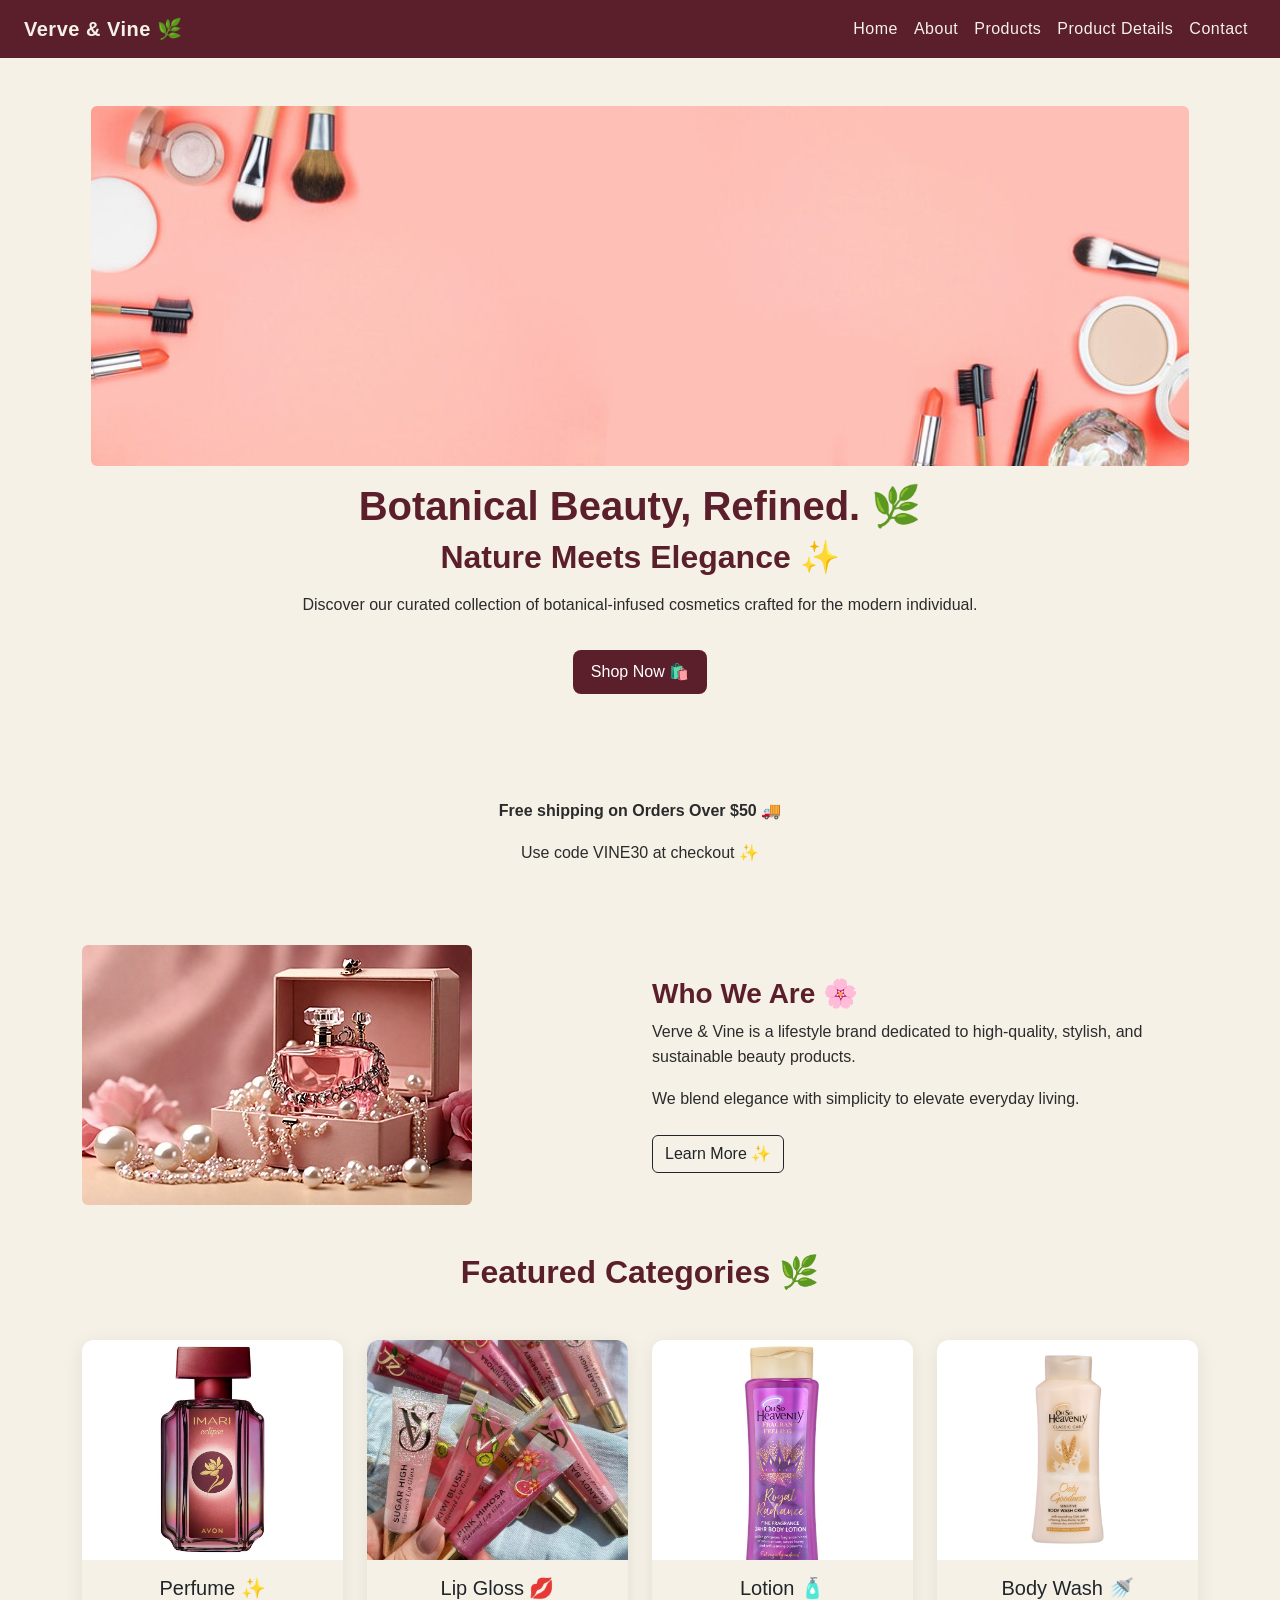
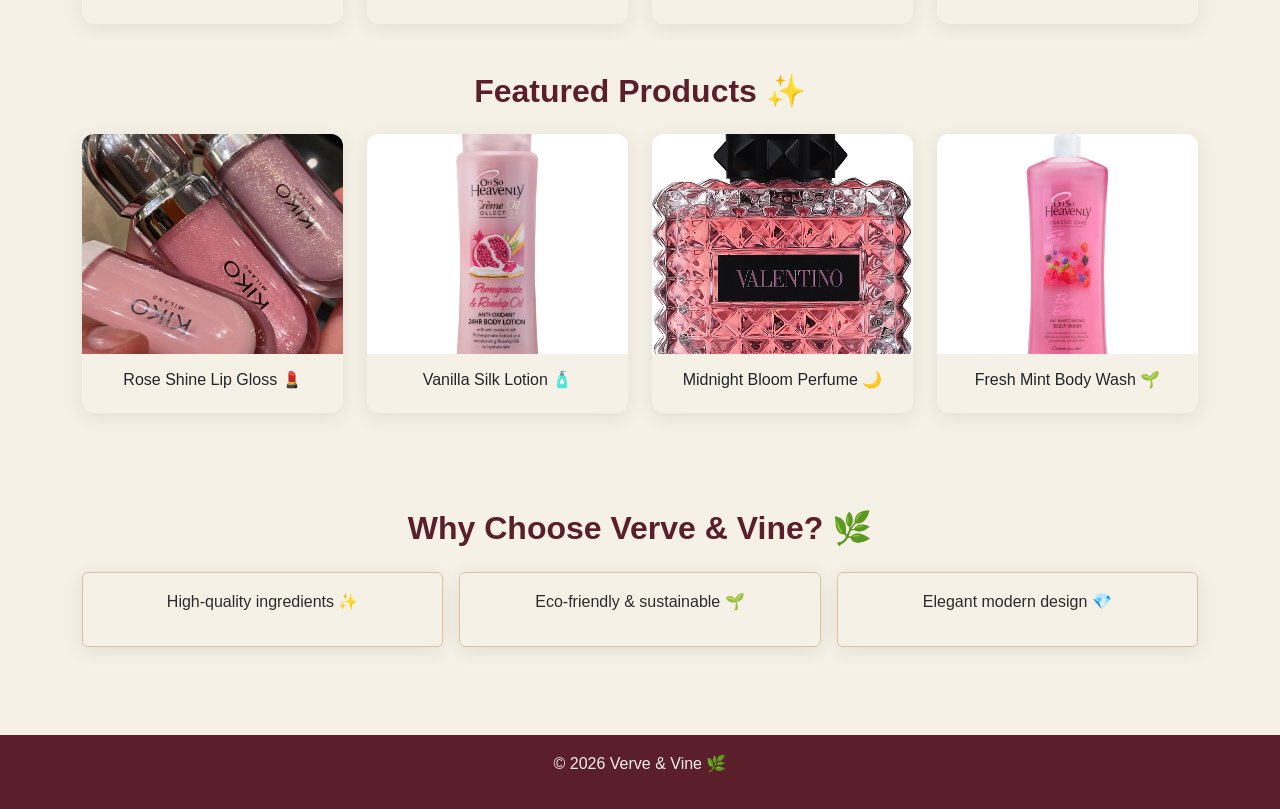
<file: index.html>
<!DOCTYPE html>
<html lang="en">

<head>
    <meta charset="UTF-8">
    <meta name="viewport" content="width=device-width, initial-scale=1.0">

    <title>Verve & Vine | Home</title>

    <!-- BOOTSTRAP -->
    <link href="https://cdn.jsdelivr.net/npm/bootstrap@5.3.0/dist/css/bootstrap.min.css" rel="stylesheet">

    <!-- CUSTOM CSS -->
    <link rel="stylesheet" href="verve.css">

    <!-- PAGE STYLES -->
    <style>
        html {
            scroll-behavior: smooth;
        }

        .product-card {
            transition: all 0.3s ease;
        }

        .product-card:hover {
            transform: translateY(-8px) scale(1.02);
            box-shadow: 0 15px 35px rgba(0,0,0,0.12);
        }

        .fade-in {
            opacity: 0;
            transform: translateY(20px);
            animation: fadeUp 1s ease forwards;
        }

        @keyframes fadeUp {
            to {
                opacity: 1;
                transform: translateY(0);
            }
        }
    </style>
</head>

<body>

    <!-- HEADER / NAVIGATION  -->
    <header>

        <nav class="navbar navbar-expand-lg px-4 fade-in">

            <a class="navbar-brand fw-bold" href="index.html">
                Verve & Vine 🌿
            </a>

            <button class="navbar-toggler" data-bs-toggle="collapse" data-bs-target="#navMenu">
                <span class="navbar-toggler-icon"></span>
            </button>

            <div class="collapse navbar-collapse" id="navMenu">

                <ul class="navbar-nav ms-auto">

                    <li class="nav-item"><a class="nav-link active" href="index.html">Home</a></li>
                    <li class="nav-item"><a class="nav-link" href="about.html">About</a></li>
                    <li class="nav-item"><a class="nav-link" href="products.html">Products</a></li>
                    <li class="nav-item"><a class="nav-link" href="product-details.html">Product Details</a></li>
                    <li class="nav-item"><a class="nav-link" href="contact.html">Contact</a></li>

                </ul>

            </div>

        </nav>

    </header>

    <main>

        <!-- HERO SECTION  -->
        <section class="text-center p-5 fade-in">

            <div class="container">

                <img src="WMD Images/360_F_315310736_RZFiNuzYcRSXZ9I3ZHKVuiqbNBVfiOW0.jpg"
                    class="img-fluid rounded mb-3"
                    alt="Hero Image">

                <h1>Botanical Beauty, Refined. 🌿</h1>
                <h2>Nature Meets Elegance ✨</h2>

                <p class="mt-3">
                    Discover our curated collection of botanical-infused cosmetics crafted for the modern individual.
                </p>

                <a href="products.html" class="btn btn-dark mt-3">Shop Now 🛍️</a>

            </div>

        </section>

        <!--  PROMOTIONS-->
        <section class="text-center p-3 fade-in">

            <p><strong>Free shipping on Orders Over $50 🚚</strong></p>
            <p>Use code VINE30 at checkout ✨</p>

        </section>

        <!-- ABOUT SECTION -->
        <section class="container my-5 fade-in">

            <div class="row align-items-center g-4">

                <div class="col-md-6">
                    <img src="WMD Images/pngtree-perfume-bottle-and-vintage-fragrance-on-glamour-vanity-table-at-night-image_15726699.jpg"
                        class="img-fluid rounded"
                        alt="About Image">
                </div>

                <div class="col-md-6">

                    <h3>Who We Are 🌸</h3>

                    <p>
                        Verve & Vine is a lifestyle brand dedicated to high-quality,
                        stylish, and sustainable beauty products.
                    </p>

                    <p>
                        We blend elegance with simplicity to elevate everyday living.
                    </p>

                    <a href="about.html" class="btn btn-outline-dark mt-2">
                        Learn More ✨
                    </a>

                </div>

            </div>

        </section>

        <!-- CATEGORIES -->
        <section class="container text-center my-5 fade-in">

            <h2>Featured Categories 🌿</h2>

            <div class="row mt-4 g-4">

                <div class="col-md-3">
                    <a href="products.html?category=perfume" class="text-decoration-none text-dark">

                        <div class="card product-card shadow-sm">

                            <img src="WMD Images/prod_35902_1_1_1.webp" class="card-img-top product-img" alt="Perfume">

                            <div class="card-body">
                                <h5>Perfume ✨</h5>
                            </div>

                        </div>

                    </a>
                </div>

                <div class="col-md-3">
                    <a href="products.html?category=lipgloss" class="text-decoration-none text-dark">

                        <div class="card product-card shadow-sm">

                            <img src="WMD Images/d7b22caa53775cad8a564e6ff8cb00aa.jpg" class="card-img-top product-img" alt="Lip Gloss">

                            <div class="card-body">
                                <h5>Lip Gloss 💋</h5>
                            </div>

                        </div>

                    </a>
                </div>

                <div class="col-md-3">
                    <a href="products.html?category=lotion" class="text-decoration-none text-dark">

                        <div class="card product-card shadow-sm">

                            <img src="WMD Images/fragrantfeelings_royalradiance_bodylotion.jpg" class="card-img-top product-img" alt="Lotion">

                            <div class="card-body">
                                <h5>Lotion 🧴</h5>
                            </div>

                        </div>

                    </a>
                </div>

                <div class="col-md-3">
                    <a href="products.html?category=bodywash" class="text-decoration-none text-dark">

                        <div class="card product-card shadow-sm">

                            <img src="WMD Images/Oaty-Goodness-Body-Wash-720-ml-.jpg" class="card-img-top product-img" alt="Body Wash">

                            <div class="card-body">
                                <h5>Body Wash 🚿</h5>
                            </div>

                        </div>

                    </a>
                </div>

            </div>

        </section>

        <!--  FEATURED PRODUCTS -->
        <section class="container my-5 fade-in">

            <h2 class="text-center mb-4">Featured Products ✨</h2>

            <div class="row g-4">

                <div class="col-md-3">
                    <a href="products.html#rose-gloss" class="text-decoration-none text-dark">

                        <div class="card product-card text-center shadow-sm">

                            <img src="WMD Images/c90494cd57249655b5122b6425912b66.jpg" class="card-img-top product-img" alt="Rose Gloss">

                            <div class="card-body">
                                <h6>Rose Shine Lip Gloss 💄</h6>
                            </div>

                        </div>

                    </a>
                </div>

                <div class="col-md-3">
                    <a href="products.html#vanilla-lotion" class="text-decoration-none text-dark">

                        <div class="card product-card text-center shadow-sm">

                            <img src="WMD Images/Oh so heavenly lotion.jpg" class="card-img-top product-img" alt="Vanilla Lotion">

                            <div class="card-body">
                                <h6>Vanilla Silk Lotion 🧴</h6>
                            </div>

                        </div>

                    </a>
                </div>

                <div class="col-md-3">
                    <a href="products.html#midnight-perfume" class="text-decoration-none text-dark">

                        <div class="card product-card text-center shadow-sm">

                            <img src="WMD Images/b9pnqdypapcx.jpg" class="card-img-top product-img" alt="Perfume">

                            <div class="card-body">
                                <h6>Midnight Bloom Perfume 🌙</h6>
                            </div>

                        </div>

                    </a>
                </div>

                <div class="col-md-3">
                    <a href="products.html#mint-bodywash" class="text-decoration-none text-dark">

                        <div class="card product-card text-center shadow-sm">

                            <img src="WMD Images/download (7).jpg" class="card-img-top product-img" alt="Body Wash">

                            <div class="card-body">
                                <h6>Fresh Mint Body Wash 🌱</h6>
                            </div>

                        </div>

                    </a>
                </div>

            </div>

        </section>

        <!--WHY CHOOSE US-->
        <section class="text-center p-5 fade-in">

            <h2>Why Choose Verve & Vine? 🌿</h2>

            <div class="container mt-4">

                <div class="row g-3">

                    <div class="col-md-4">
                        <div class="p-3 border rounded shadow-sm">
                            <p>High-quality ingredients ✨</p>
                        </div>
                    </div>

                    <div class="col-md-4">
                        <div class="p-3 border rounded shadow-sm">
                            <p>Eco-friendly & sustainable 🌱</p>
                        </div>
                    </div>

                    <div class="col-md-4">
                        <div class="p-3 border rounded shadow-sm">
                            <p>Elegant modern design 💎</p>
                        </div>
                    </div>

                </div>

            </div>

        </section>

    </main>

    <!--  FOOTER  -->
    <footer class="text-center p-3">
        <p>&copy; 2026 Verve & Vine 🌿</p>
    </footer>

    <!-- BOOTSTRAP JS -->
    <script src="https://cdn.jsdelivr.net/npm/bootstrap@5.3.0/dist/js/bootstrap.bundle.min.js"></script>

</body>

</html>
</file>
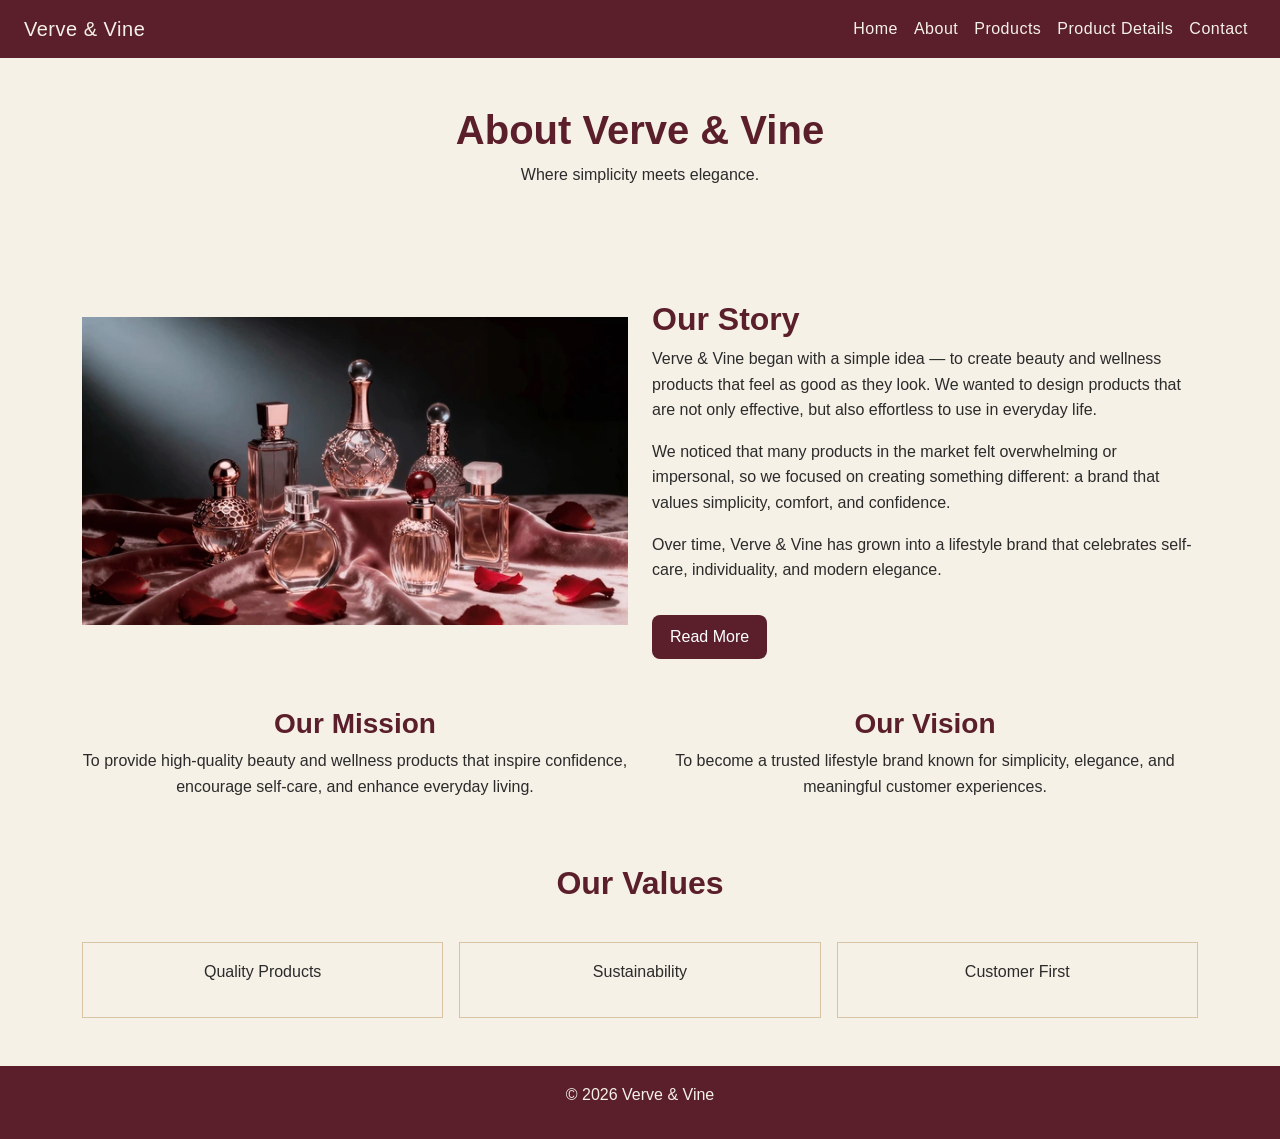
<file: about.html>
<!DOCTYPE html>
<html lang="en">

<head>
    <meta charset="UTF-8">
    <meta name="viewport" content="width=device-width, initial-scale=1.0">

    <title>Verve & Vine | About Us</title>

    <!-- BOOTSTRAP -->
    <link href="https://cdn.jsdelivr.net/npm/bootstrap@5.3.0/dist/css/bootstrap.min.css" rel="stylesheet">

    <!-- CSS -->
    <link rel="stylesheet" href="verve.css">
</head>

<body>

    <!--  HEADER / NAVIGATION  -->
    <header>

        <nav class="navbar navbar-expand-lg bg-light px-4">

            <a class="navbar-brand" href="index.html">
                Verve & Vine
            </a>

            <button class="navbar-toggler" data-bs-toggle="collapse" data-bs-target="#navMenu">
                <span class="navbar-toggler-icon"></span>
            </button>

            <div class="collapse navbar-collapse" id="navMenu">

                <ul class="navbar-nav ms-auto">

                    <li class="nav-item"><a class="nav-link" href="index.html">Home</a></li>
                    <li class="nav-item"><a class="nav-link active" href="about.html">About</a></li>
                    <li class="nav-item"><a class="nav-link" href="products.html">Products</a></li>
                    <li class="nav-item"><a class="nav-link" href="product-details.html">Product Details</a></li>
                    <li class="nav-item"><a class="nav-link" href="contact.html">Contact</a></li>

                </ul>

            </div>

        </nav>

    </header>

    <main>

        <!--  PAGE TITLE -->
        <section class="text-center p-5">

            <h1>About Verve & Vine</h1>

            <p>Where simplicity meets elegance.</p>

        </section>

        <!--  STORY SECTION  -->
        <section class="container my-5">

            <div class="row align-items-center g-4">

                <div class="col-md-6">

                    <figure>
                        <img src="WMD Images/collection-elegant-luxurious-perfume-bottles-600nw-2705558329.webp"
                            class="img-fluid"
                            alt="Brand image">
                    </figure>

                </div>

                <div class="col-md-6">

                    <article>

                        <h2>Our Story</h2>

                        <p>
                            Verve & Vine began with a simple idea — to create beauty and wellness products
                            that feel as good as they look. We wanted to design products that are not only
                            effective, but also effortless to use in everyday life.
                        </p>

                        <p>
                            We noticed that many products in the market felt overwhelming or impersonal,
                            so we focused on creating something different: a brand that values simplicity,
                            comfort, and confidence.
                        </p>

                        <p>
                            Over time, Verve & Vine has grown into a lifestyle brand that celebrates
                            self-care, individuality, and modern elegance.
                        </p>

                        <button class="btn btn-dark mt-3" onclick="showMore()">
                            Read More
                        </button>

                        <p id="extraText" class="mt-3" style="display:none;">
                            Our journey continues as we explore new ways to bring together beauty,
                            wellness, and sustainability in everything we create.
                        </p>

                    </article>

                </div>

            </div>

        </section>

        <!--MISSION & VISION -->
        <section class="container text-center my-5">

            <div class="row g-4">

                <div class="col-md-6">

                    <article>
                        <h3>Our Mission</h3>
                        <p>
                            To provide high-quality beauty and wellness products that inspire confidence,
                            encourage self-care, and enhance everyday living.
                        </p>
                    </article>

                </div>

                <div class="col-md-6">

                    <article>
                        <h3>Our Vision</h3>
                        <p>
                            To become a trusted lifestyle brand known for simplicity, elegance,
                            and meaningful customer experiences.
                        </p>
                    </article>

                </div>

            </div>

        </section>

        <!-- VALUES  -->
        <section class="container text-center my-5">

            <h2>Our Values</h2>

            <div class="row mt-4 g-3">

                <div class="col-md-4">
                    <div class="border p-3" onclick="highlight(this)">
                        <p>Quality Products</p>
                    </div>
                </div>

                <div class="col-md-4">
                    <div class="border p-3" onclick="highlight(this)">
                        <p>Sustainability</p>
                    </div>
                </div>

                <div class="col-md-4">
                    <div class="border p-3" onclick="highlight(this)">
                        <p>Customer First</p>
                    </div>
                </div>

            </div>

        </section>

    </main>

    <!-- FOOTER -->
    <footer class="text-center p-3">
        <p>&copy; 2026 Verve & Vine</p>
    </footer>

    <!-- BOOTSTRAP JS -->
    <script src="https://cdn.jsdelivr.net/npm/bootstrap@5.3.0/dist/js/bootstrap.bundle.min.js"></script>

    <!-- PAGE SCRIPT -->
    <script>

        function showMore() {
            document.getElementById("extraText").style.display = "block";
        }

        function highlight(element) {
            element.style.backgroundColor = "#f5e6e8";
        }

    </script>

</body>

</html>
</file>
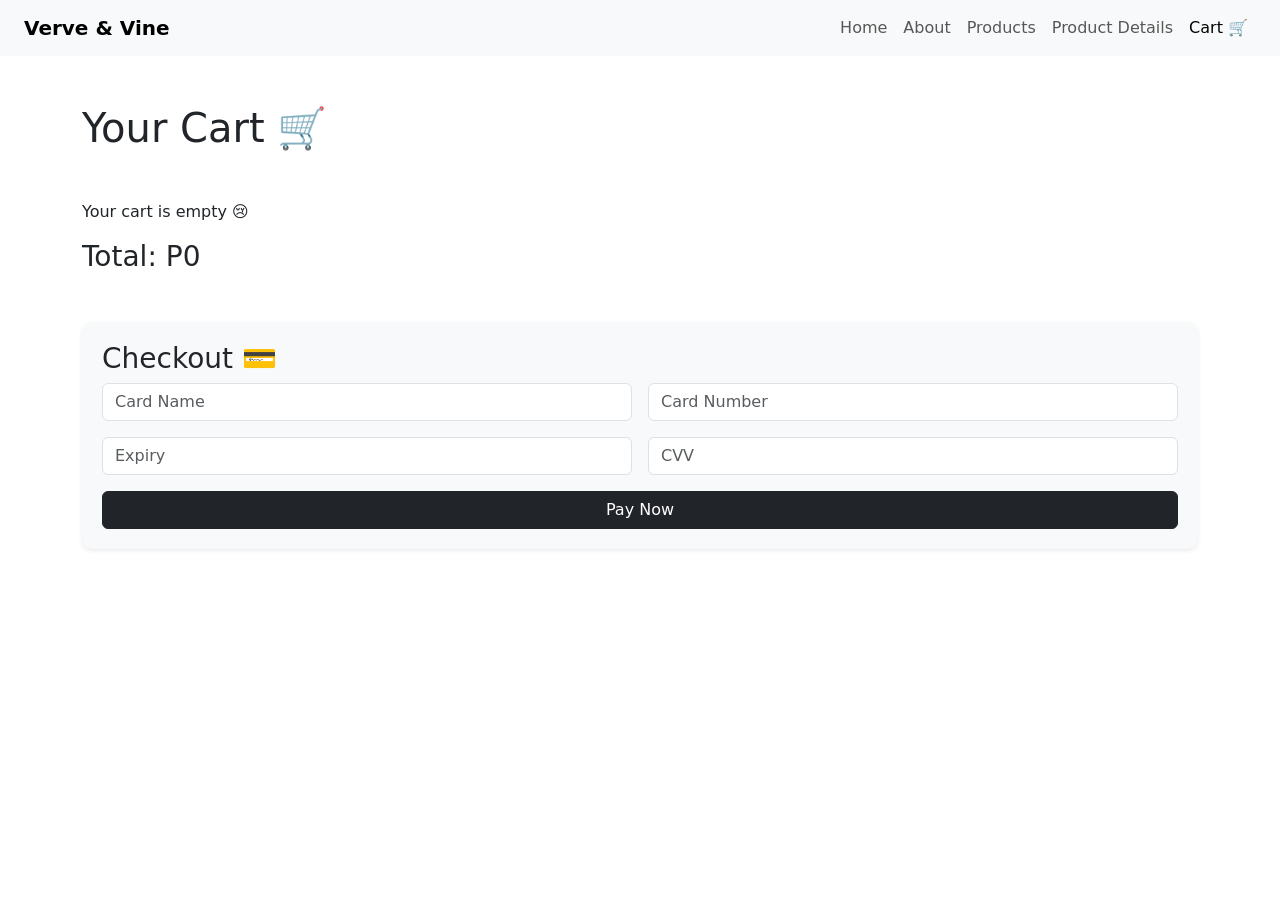
<file: cart.html>
<!DOCTYPE html>
<html lang="en">

<head>
    <meta charset="UTF-8">
    <meta name="viewport" content="width=device-width, initial-scale=1.0">

    <title>Cart | Verve & Vine</title>

    <!-- BOOTSTRAP -->
    <link href="https://cdn.jsdelivr.net/npm/bootstrap@5.3.0/dist/css/bootstrap.min.css" rel="stylesheet">

    <!-- PAGE STYLES -->
    <style>
        .cart-item {
            transition: 0.3s ease;
        }

        .cart-item:hover {
            transform: scale(1.02);
        }

        .checkout-box {
            background: #f8f9fa;
            padding: 20px;
            border-radius: 10px;
        }
    </style>
</head>

<body>

    
    <header>

        <nav class="navbar navbar-expand-lg px-4 bg-light">

            <a class="navbar-brand fw-bold" href="index.html">
                Verve & Vine
            </a>

            <button class="navbar-toggler" data-bs-toggle="collapse" data-bs-target="#navMenu">
                <span class="navbar-toggler-icon"></span>
            </button>

            <div class="collapse navbar-collapse" id="navMenu">

                <ul class="navbar-nav ms-auto">

                    <li class="nav-item"><a class="nav-link" href="index.html">Home</a></li>
                    <li class="nav-item"><a class="nav-link" href="about.html">About</a></li>
                    <li class="nav-item"><a class="nav-link" href="products.html">Products</a></li>
                    <li class="nav-item"><a class="nav-link" href="product-details.html">Product Details</a></li>
                    <li class="nav-item"><a class="nav-link active" href="cart.html">Cart 🛒</a></li>

                </ul>

            </div>

        </nav>

    </header>

    <main>

        
        <section class="container my-5">

            <h1>Your Cart 🛒</h1>

        </section>

       
        <section class="container my-5">

            <div id="cartContainer"></div>

            <h3 class="mt-3">
                Total: P<span id="total">0</span>
            </h3>

        </section>

   
        <section class="container my-4">

            <div class="checkout-box shadow-sm">

                <h3>Checkout 💳</h3>

                <form>

                    <div class="row g-3">

                        <div class="col-md-6">
                            <input class="form-control" placeholder="Card Name">
                        </div>

                        <div class="col-md-6">
                            <input class="form-control" placeholder="Card Number">
                        </div>

                        <div class="col-md-6">
                            <input class="form-control" placeholder="Expiry">
                        </div>

                        <div class="col-md-6">
                            <input class="form-control" placeholder="CVV">
                        </div>

                    </div>

                    <button type="button" class="btn btn-dark w-100 mt-3" onclick="pay()">
                        Pay Now
                    </button>

                </form>

            </div>

        </section>

    </main>

    <!-- SCRIPT  -->
    <script>

        function loadCart() {

            let cart =
                JSON.parse(localStorage.getItem("cart")) || [];

            let container =
                document.getElementById("cartContainer");

            let total = 0;

            container.innerHTML = "";

            if (cart.length === 0) {

                container.innerHTML = "<p>Your cart is empty 😢</p>";
                return;

            }

            cart.forEach((item, index) => {

                total += item.price;

                container.innerHTML += `
                    <div class="card p-3 mb-2 cart-item">

                        <div class="d-flex align-items-center">

                            <img src="${item.img}" width="80" class="me-3 rounded" alt="Product">

                            <div class="flex-grow-1">
                                <h5>${item.name}</h5>
                                <p>P${item.price}</p>
                            </div>

                            <button class="btn btn-danger" onclick="removeItem(${index})">
                                Remove
                            </button>

                        </div>

                    </div>
                `;

            });

            document.getElementById("total").innerText = total;
        }

        function removeItem(i) {

            let cart =
                JSON.parse(localStorage.getItem("cart")) || [];

            cart.splice(i, 1);

            localStorage.setItem("cart", JSON.stringify(cart));

            loadCart();
        }

        function pay() {

            alert("Payment successful 🎉");

            localStorage.removeItem("cart");

            loadCart();
        }

        loadCart();

    </script>

</body>

</html>
</file>
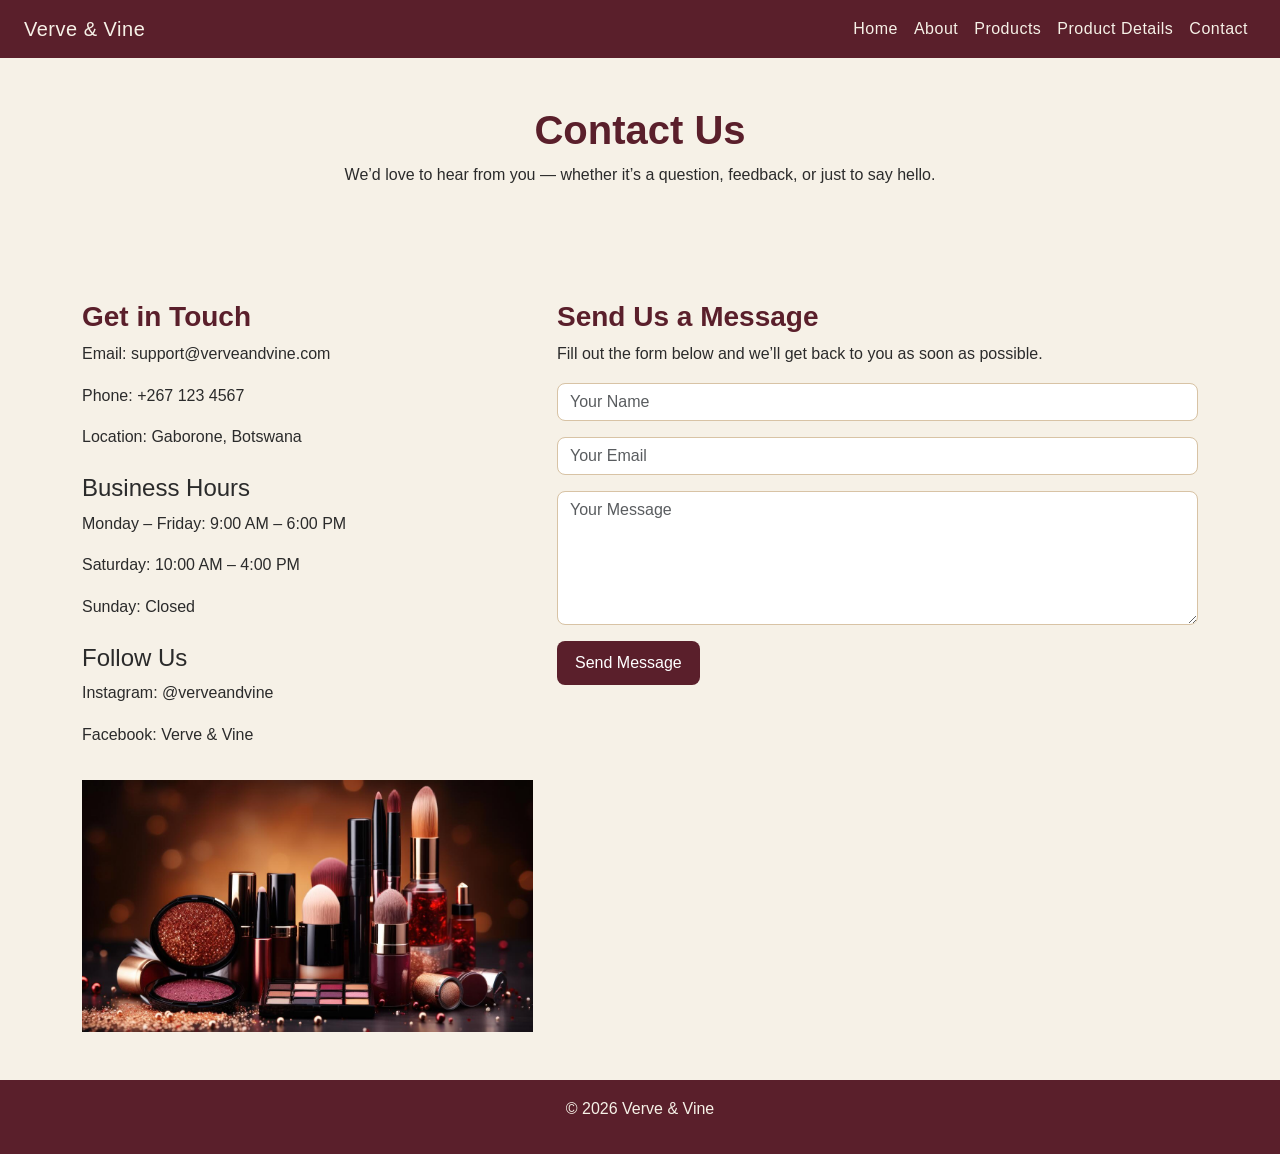
<file: contact.html>
<!DOCTYPE html>
<html lang="en">

<head>
    <meta charset="UTF-8">
    <meta name="viewport" content="width=device-width, initial-scale=1.0">

    <title>Verve & Vine | Contact</title>

    <!-- BOOTSTRAP -->
    <link href="https://cdn.jsdelivr.net/npm/bootstrap@5.3.0/dist/css/bootstrap.min.css" rel="stylesheet">

    <!-- CUSTOM CSS -->
    <link rel="stylesheet" href="verve.css">
</head>

<body>

    <!-- HEADER / NAVIGATION  -->
    <header>

        <nav class="navbar navbar-expand-lg bg-light px-4">

            <a class="navbar-brand" href="index.html">
                Verve & Vine
            </a>

            <button class="navbar-toggler" data-bs-toggle="collapse" data-bs-target="#navMenu">
                <span class="navbar-toggler-icon"></span>
            </button>

            <div class="collapse navbar-collapse" id="navMenu">

                <ul class="navbar-nav ms-auto">

                    <li class="nav-item"><a class="nav-link" href="index.html">Home</a></li>
                    <li class="nav-item"><a class="nav-link" href="about.html">About</a></li>
                    <li class="nav-item"><a class="nav-link" href="products.html">Products</a></li>
                    <li class="nav-item"><a class="nav-link" href="product-details.html">Product Details</a></li>
                    <li class="nav-item"><a class="nav-link active" href="contact.html">Contact</a></li>

                </ul>

            </div>

        </nav>

    </header>

    <main>

        <!-- PAGE TITLE -->
        <section class="text-center p-5">

            <h1>Contact Us</h1>

            <p>
                We’d love to hear from you — whether it’s a question, feedback, or just to say hello.
            </p>

        </section>

        <!-- CONTACT SECTION  -->
        <section class="container my-5">

            <div class="row">

                <!-- CONTACT INFORMATION -->
                <div class="col-md-5">

                    <article>

                        <h3>Get in Touch</h3>

                        <p>Email: support@verveandvine.com</p>
                        <p>Phone: +267 123 4567</p>
                        <p>Location: Gaborone, Botswana</p>

                        <h4 class="mt-4">Business Hours</h4>

                        <p>Monday – Friday: 9:00 AM – 6:00 PM</p>
                        <p>Saturday: 10:00 AM – 4:00 PM</p>
                        <p>Sunday: Closed</p>

                        <h4 class="mt-4">Follow Us</h4>

                        <p>Instagram: @verveandvine</p>
                        <p>Facebook: Verve & Vine</p>

                        <img src="WMD Images/collection-of-makeup-products-and-brushes-glamorous-beauty-essentials-free-photo.jpg"
                            class="img-fluid mt-3"
                            alt="Contact image">

                    </article>

                </div>

                <!-- CONTACT FORM -->
                <div class="col-md-7">

                    <section>

                        <h3>Send Us a Message</h3>

                        <p>
                            Fill out the form below and we’ll get back to you as soon as possible.
                        </p>

                        <form id="contactForm">

                            <input class="form-control mb-3" type="text" id="name" placeholder="Your Name">

                            <input class="form-control mb-3" type="email" id="email" placeholder="Your Email">

                            <textarea class="form-control mb-3" id="message" rows="5" placeholder="Your Message"></textarea>

                            <button type="submit" class="btn btn-dark">
                                Send Message
                            </button>

                        </form>

                        <p id="formMessage" class="mt-3"></p>

                    </section>

                </div>

            </div>

        </section>

    </main>

    <!-- FOOTER -->
    <footer class="text-center p-3">
        <p>&copy; 2026 Verve & Vine</p>
    </footer>

    <!-- BOOTSTRAP JS -->
    <script src="https://cdn.jsdelivr.net/npm/bootstrap@5.3.0/dist/js/bootstrap.bundle.min.js"></script>

    <!-- FORM VALIDATION SCRIPT -->
    <script>

        document.getElementById("contactForm").addEventListener("submit", function (event) {

            event.preventDefault();

            let name = document.getElementById("name").value;
            let email = document.getElementById("email").value;
            let message = document.getElementById("message").value;

            let feedback = document.getElementById("formMessage");

            if (name === "" || email === "" || message === "") {
                feedback.innerText = "Please fill in all fields.";
                feedback.style.color = "red";
            } else {
                feedback.innerText = "Message sent successfully!";
                feedback.style.color = "green";
            }

        });

    </script>

</body>

</html>
</file>
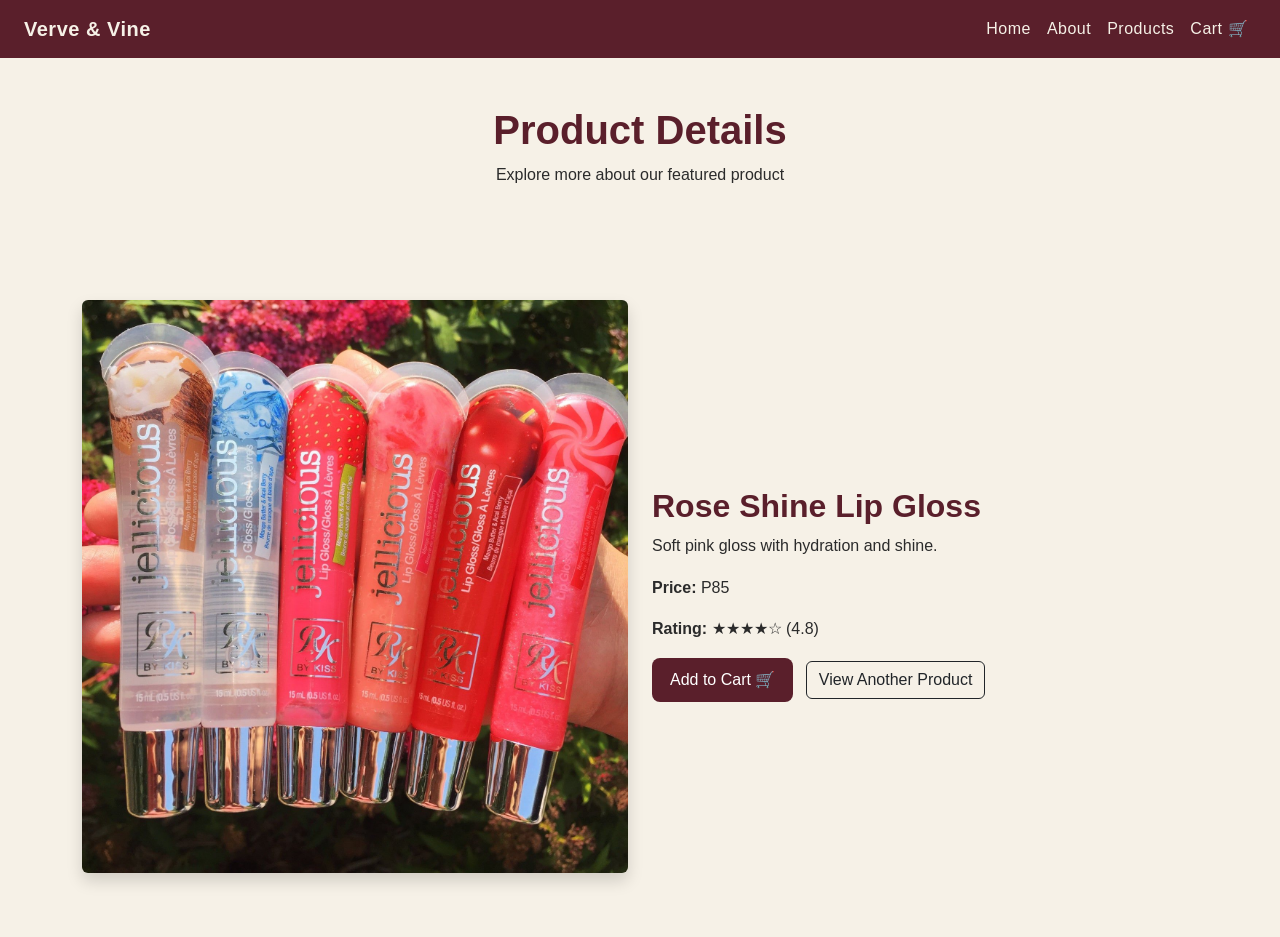
<file: product-details.html>
<!DOCTYPE html>
<html lang="en">

<head>
    <meta charset="UTF-8">
    <meta name="viewport" content="width=device-width, initial-scale=1.0">

    <title>Verve & Vine | Product Details</title>

    <!-- BOOTSTRAP -->
    <link href="https://cdn.jsdelivr.net/npm/bootstrap@5.3.0/dist/css/bootstrap.min.css" rel="stylesheet">

    <!-- CUSTOM CSS -->
    <link rel="stylesheet" href="verve.css">

    <!-- PAGE-LEVEL STYLES -->
    <style>
        .product-detail-img {
            transition: 0.3s ease;
        }

        .product-detail-img:hover {
            transform: scale(1.05);
        }
    </style>
</head>

<body>

    <!-- ================= NAVIGATION ================= -->
    <header>
        <nav class="navbar navbar-expand-lg px-4">

            <a class="navbar-brand fw-bold" href="index.html">
                Verve & Vine
            </a>

            <button class="navbar-toggler" data-bs-toggle="collapse" data-bs-target="#navMenu">
                <span class="navbar-toggler-icon"></span>
            </button>

            <div class="collapse navbar-collapse" id="navMenu">

                <ul class="navbar-nav ms-auto">

                    <li class="nav-item">
                        <a class="nav-link" href="index.html">Home</a>
                    </li>

                    <li class="nav-item">
                        <a class="nav-link" href="about.html">About</a>
                    </li>

                    <li class="nav-item">
                        <a class="nav-link" href="products.html">Products</a>
                    </li>

                    <li class="nav-item">
                        <a class="nav-link" href="cart.html">Cart 🛒</a>
                    </li>

                </ul>

            </div>

        </nav>
    </header>

    <!-- ================= PAGE TITLE ================= -->
    <section class="text-center p-5">
        <h1>Product Details</h1>
        <p>Explore more about our featured product</p>
    </section>

    <!-- ================= PRODUCT SECTION ================= -->
    <main>

        <section class="container my-5">

            <div class="row align-items-center g-4">

                <!-- PRODUCT IMAGE -->
                <div class="col-md-6 text-center">
                    <figure>
                        <img
                            id="productImage"
                            src=""
                            class="img-fluid product-detail-img rounded shadow"
                            alt="Product Image"
                        >
                    </figure>
                </div>

                <!-- PRODUCT INFO -->
                <div class="col-md-6">

                    <article>

                        <h2 id="productName">Loading...</h2>

                        <p id="productDesc"></p>

                        <p>
                            <strong>Price:</strong> P<span id="productPrice"></span>
                        </p>

                        <p>
                            <strong>Rating:</strong> <span id="productRating"></span>
                        </p>

                        <!-- ACTION BUTTONS -->
                        <div class="mt-3">

                            <button class="btn btn-dark" onclick="addToCart()">
                                Add to Cart 🛒
                            </button>

                            <button class="btn btn-outline-dark ms-2" onclick="changeProduct()">
                                View Another Product
                            </button>

                        </div>

                    </article>

                </div>

            </div>

        </section>

    </main>

    <!-- ================= BOOTSTRAP JS ================= -->
    <script src="https://cdn.jsdelivr.net/npm/bootstrap@5.3.0/dist/js/bootstrap.bundle.min.js"></script>

    <!-- ================= PRODUCT LOGIC ================= -->
    <script>

        let currentIndex = 0;

        const products = [
            {
                id: "rose-shine",
                name: "Rose Shine Lip Gloss",
                desc: "Soft pink gloss with hydration and shine.",
                price: 85,
                rating: "★★★★☆ (4.8)",
                img: "WMD Images/1d17c720321f1f599dbb81b0232df102.jpg"
            },
            {
                id: "clear-glow",
                name: "Clear Glow Lip Gloss",
                desc: "Lightweight natural shine gloss.",
                price: 80,
                rating: "★★★★☆ (4.5)",
                img: "WMD Images/d7b22caa53775cad8a564e6ff8cb00aa.jpg"
            },
            {
                id: "rose-kiss",
                name: "Rosé Kiss Lip Gloss",
                desc: "Soft tinted romantic gloss.",
                price: 90,
                rating: "★★★★★ (4.9)",
                img: "WMD Images/c90494cd57249655b5122b6425912b66.jpg"
            },
            {
                id: "midnight-bloom",
                name: "Midnight Bloom Perfume",
                desc: "Elegant floral fragrance for day and night.",
                price: 250,
                rating: "★★★★★ (4.9)",
                img: "WMD Images/dbd285bd-33c6-41ae-b24a-54bb0a958fc2.d247ba7667e8a29cbcfd1c608358805b.webp"
            },
            {
                id: "velvet-rose",
                name: "Velvet Rose Perfume",
                desc: "Soft romantic rose scent.",
                price: 260,
                rating: "★★★★☆ (4.8)",
                img: "WMD Images/prod_35902_1_1_1.webp"
            },
            {
                id: "oaty-goodness",
                name: "Oaty Goodness Body Wash",
                desc: "Gentle oat-based cleansing wash.",
                price: 110,
                rating: "★★★★☆ (4.6)",
                img: "WMD Images/Oaty-Goodness-Body-Wash-720-ml-.jpg"
            }
        ];

        const params = new URLSearchParams(window.location.search);
        const productId = params.get("product");

        let currentProduct =
            products.find(p => p.id === productId) || products[0];

        function renderProduct(p) {

            document.getElementById("productName").innerText = p.name;
            document.getElementById("productDesc").innerText = p.desc;
            document.getElementById("productPrice").innerText = p.price;
            document.getElementById("productRating").innerText = p.rating;
            document.getElementById("productImage").src = p.img;

            currentProduct = p;
        }

        renderProduct(currentProduct);

        function changeProduct() {
            currentIndex = (currentIndex + 1) % products.length;
            renderProduct(products[currentIndex]);
        }

        function addToCart() {

            let cart =
                JSON.parse(localStorage.getItem("cart")) || [];

            cart.push(currentProduct);

            localStorage.setItem("cart", JSON.stringify(cart));

            const btn = document.querySelector(".btn-dark");
            btn.innerText = "Added ✔";
            btn.classList.add("btn-success");

            setTimeout(() => {
                btn.innerText = "Add to Cart 🛒";
                btn.classList.remove("btn-success");
            }, 1200);
        }

    </script>

</body>

</html>
</file>
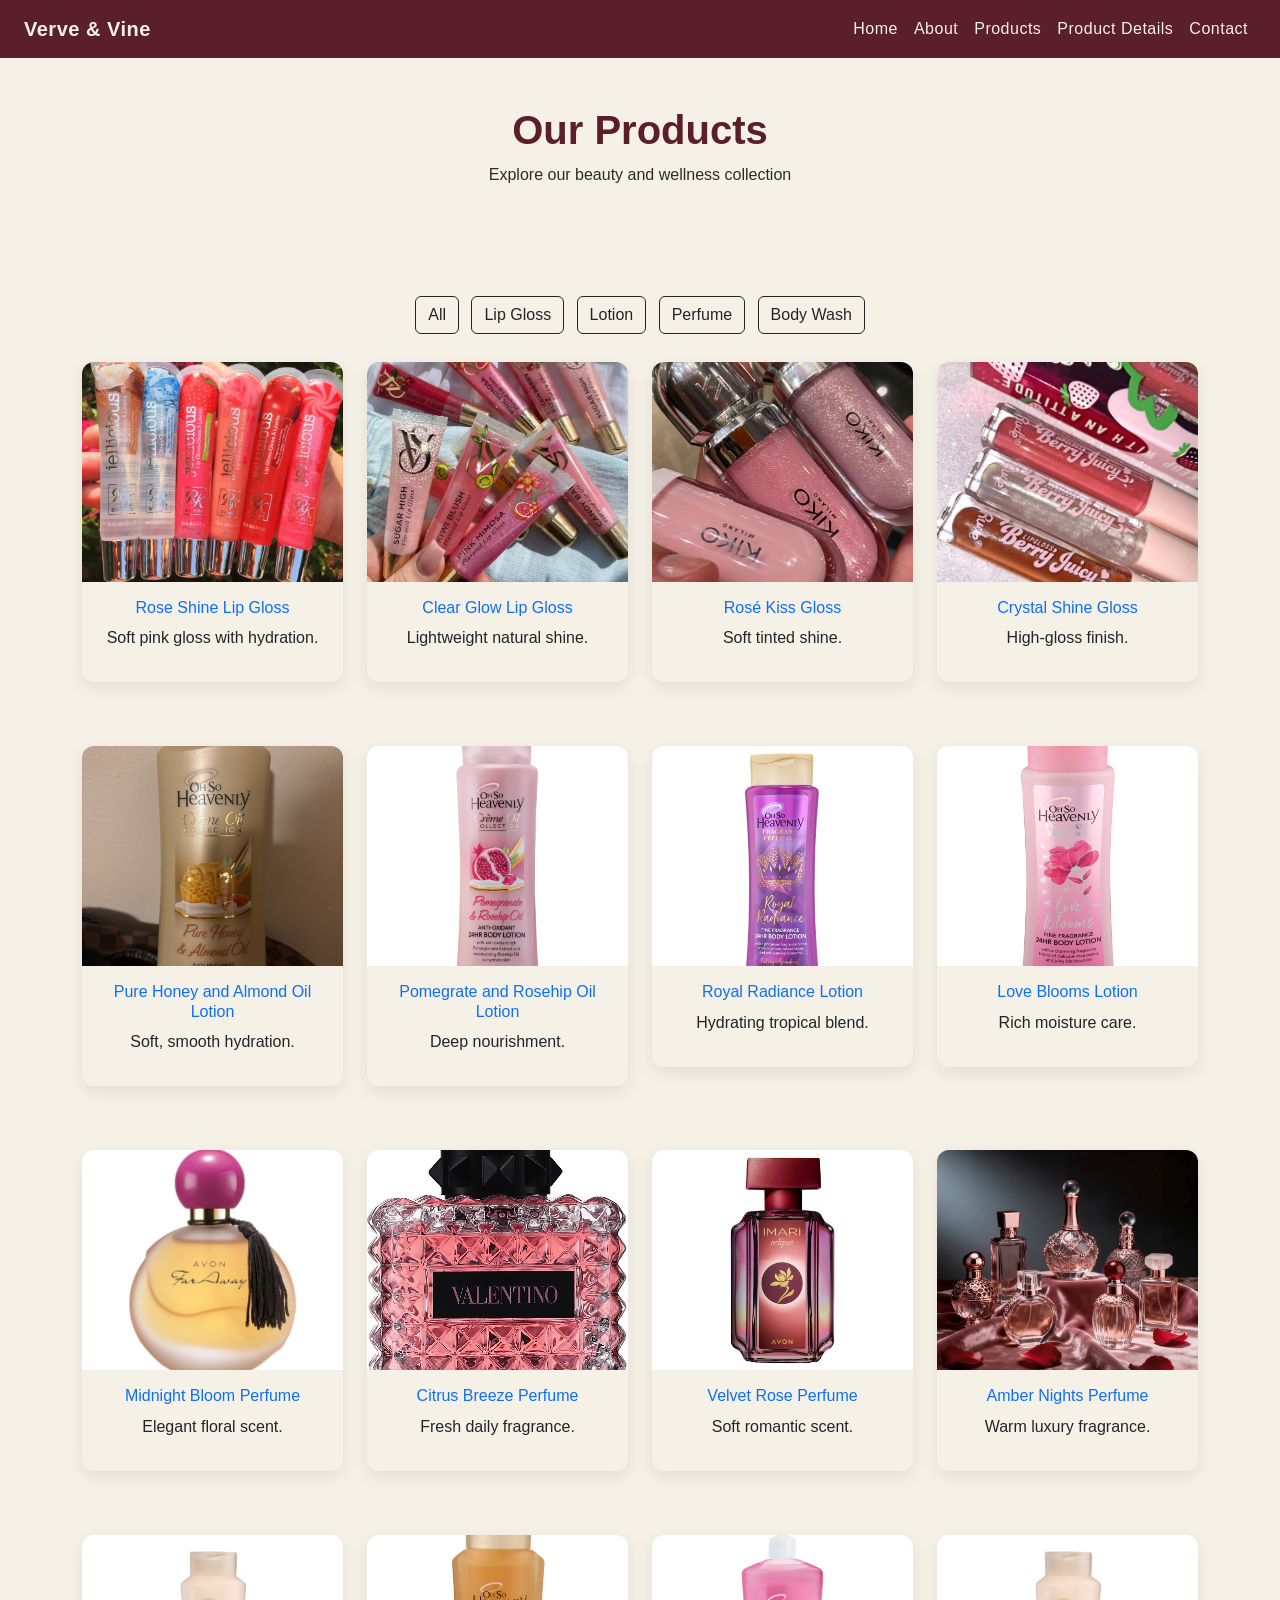
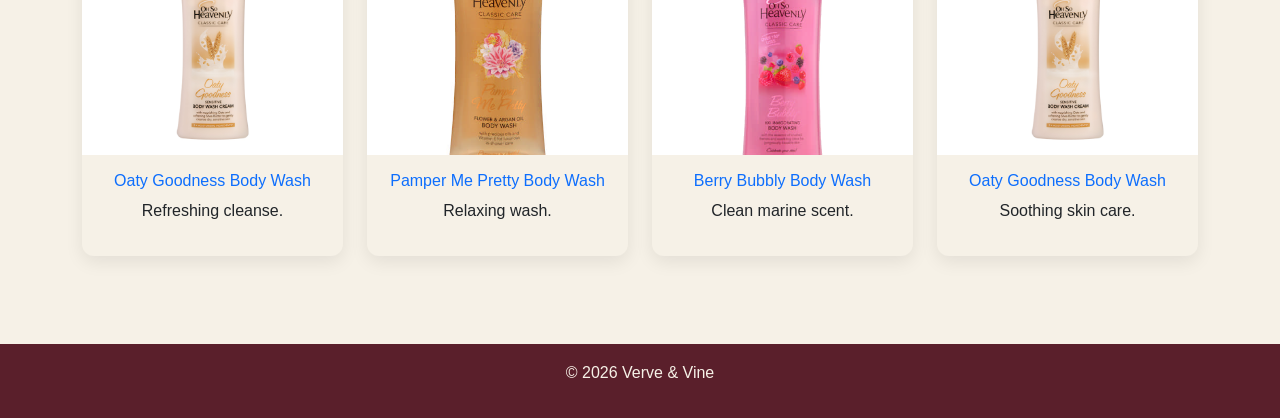
<file: products.html>
<!DOCTYPE html>
<html lang="en">

<head>
    <meta charset="UTF-8">
    <meta name="viewport" content="width=device-width, initial-scale=1.0">

    <title>Verve & Vine | Products</title>

    <!-- BOOTSTRAP -->
    <link href="https://cdn.jsdelivr.net/npm/bootstrap@5.3.0/dist/css/bootstrap.min.css" rel="stylesheet">

    <!-- YOUR CSS -->
    <link rel="stylesheet" href="verve.css">
</head>

<body>

    <!-- HEADER-->
    <header>

        <nav class="navbar navbar-expand-lg px-4">

            <a class="navbar-brand fw-bold" href="index.html">
                Verve & Vine
            </a>

            <button class="navbar-toggler" data-bs-toggle="collapse" data-bs-target="#navMenu">
                <span class="navbar-toggler-icon"></span>
            </button>

            <div class="collapse navbar-collapse" id="navMenu">

                <ul class="navbar-nav ms-auto">

                    <li class="nav-item"><a class="nav-link" href="index.html">Home</a></li>
                    <li class="nav-item"><a class="nav-link" href="about.html">About</a></li>
                    <li class="nav-item"><a class="nav-link active" href="products.html">Products</a></li>
                    <li class="nav-item"><a class="nav-link" href="product-details.html">Product Details</a></li>
                    <li class="nav-item"><a class="nav-link" href="contact.html">Contact</a></li>

                </ul>

            </div>

        </nav>

    </header>

    <main>

        <!-- PAGE TITLE  -->
        <section class="text-center p-5">

            <h1>Our Products</h1>

            <p>Explore our beauty and wellness collection</p>

        </section>

        <!--  FILTERS -->
        <section class="text-center mb-4">

            <button class="btn btn-outline-dark m-1" onclick="filterProducts('all')">All</button>
            <button class="btn btn-outline-dark m-1" onclick="filterProducts('lipgloss')">Lip Gloss</button>
            <button class="btn btn-outline-dark m-1" onclick="filterProducts('lotion')">Lotion</button>
            <button class="btn btn-outline-dark m-1" onclick="filterProducts('perfume')">Perfume</button>
            <button class="btn btn-outline-dark m-1" onclick="filterProducts('bodywash')">Body Wash</button>

        </section>

        <!-- PRODUCTS GRID -->
        <section class="container">

            <div class="row g-4" id="productList">

                <!--LIP GLOSS  -->
                <section class="col-md-3 product lipgloss">

                    <div class="card product-card text-center">

                        <img src="WMD Images/1d17c720321f1f599dbb81b0232df102.jpg" class="card-img-top product-img">

                        <div class="card-body">
                            <h6><a href="product-details.html?product=rose-shine">Rose Shine Lip Gloss</a></h6>
                            <p>Soft pink gloss with hydration.</p>
                        </div>

                    </div>

                </section>

                <section class="col-md-3 product lipgloss">

                    <div class="card product-card text-center">

                        <img src="WMD Images/d7b22caa53775cad8a564e6ff8cb00aa.jpg" class="card-img-top product-img">

                        <div class="card-body">
                            <h6><a href="product-details.html?product=clear-glow">Clear Glow Lip Gloss</a></h6>
                            <p>Lightweight natural shine.</p>
                        </div>

                    </div>

                </section>

                <section class="col-md-3 product lipgloss">

                    <div class="card product-card text-center">

                        <img src="WMD Images/c90494cd57249655b5122b6425912b66.jpg" class="card-img-top product-img">

                        <div class="card-body">
                            <h6><a href="product-details.html?product=rose-kiss">Rosé Kiss Gloss</a></h6>
                            <p>Soft tinted shine.</p>
                        </div>

                    </div>

                </section>

                <section class="col-md-3 product lipgloss">

                    <div class="card product-card text-center">

                        <img src="WMD Images/OIP (3).webp" class="card-img-top product-img">

                        <div class="card-body">
                            <h6><a href="product-details.html?product=crystal-shine">Crystal Shine Gloss</a></h6>
                            <p>High-gloss finish.</p>
                        </div>

                    </div>

                </section>

                <!--  LOTION -->
                <section class="col-md-3 product lotion">

                    <div class="card product-card text-center">

                        <img src="WMD Images/oh_so_heavenly_body_lotion_720_1730995899_4f1902ef.jpg" class="card-img-top product-img">

                        <div class="card-body">
                            <h6><a href="product-details.html?product=honey-almond">Pure Honey and Almond Oil Lotion</a></h6>
                            <p>Soft, smooth hydration.</p>
                        </div>

                    </div>

                </section>

                <section class="col-md-3 product lotion">

                    <div class="card product-card text-center">

                        <img src="WMD Images/Oh so heavenly lotion.jpg" class="card-img-top product-img">

                        <div class="card-body">
                            <h6><a href="product-details.html?product=rosehip-lotion">Pomegrate and Rosehip Oil Lotion</a></h6>
                            <p>Deep nourishment.</p>
                        </div>

                    </div>

                </section>

                <section class="col-md-3 product lotion">

                    <div class="card product-card text-center">

                        <img src="WMD Images/fragrantfeelings_royalradiance_bodylotion.jpg" class="card-img-top product-img">

                        <div class="card-body">
                            <h6><a href="product-details.html?product=royal-radiance">Royal Radiance Lotion</a></h6>
                            <p>Hydrating tropical blend.</p>
                        </div>

                    </div>

                </section>

                <section class="col-md-3 product lotion">

                    <div class="card product-card text-center">

                        <img src="WMD Images/download (5).jpg" class="card-img-top product-img">

                        <div class="card-body">
                            <h6><a href="product-details.html?product=love-blooms">Love Blooms Lotion</a></h6>
                            <p>Rich moisture care.</p>
                        </div>

                    </div>

                </section>

                <!-- PERFUME -->
                <section class="col-md-3 product perfume">

                    <div class="card product-card text-center">

                        <img src="WMD Images/dbd285bd-33c6-41ae-b24a-54bb0a958fc2.d247ba7667e8a29cbcfd1c608358805b.webp" class="card-img-top product-img">

                        <div class="card-body">
                            <h6><a href="product-details.html?product=midnight-bloom">Midnight Bloom Perfume</a></h6>
                            <p>Elegant floral scent.</p>
                        </div>

                    </div>

                </section>

                <section class="col-md-3 product perfume">

                    <div class="card product-card text-center">

                        <img src="WMD Images/b9pnqdypapcx.jpg" class="card-img-top product-img">

                        <div class="card-body">
                            <h6><a href="product-details.html?product=citrus-breeze">Citrus Breeze Perfume</a></h6>
                            <p>Fresh daily fragrance.</p>
                        </div>

                    </div>

                </section>

                <section class="col-md-3 product perfume">

                    <div class="card product-card text-center">

                        <img src="WMD Images/prod_35902_1_1_1.webp" class="card-img-top product-img">

                        <div class="card-body">
                            <h6><a href="product-details.html?product=velvet-rose">Velvet Rose Perfume</a></h6>
                            <p>Soft romantic scent.</p>
                        </div>

                    </div>

                </section>

                <section class="col-md-3 product perfume">

                    <div class="card product-card text-center">

                        <img src="WMD Images/collection-elegant-luxurious-perfume-bottles-600nw-2705558329.webp" class="card-img-top product-img">

                        <div class="card-body">
                            <h6><a href="product-details.html?product=amber-nights">Amber Nights Perfume</a></h6>
                            <p>Warm luxury fragrance.</p>
                        </div>

                    </div>

                </section>

                <!-- BODY WASH-->
                <section class="col-md-3 product bodywash">

                    <div class="card product-card text-center">

                        <img src="WMD Images/Oaty-Goodness-Body-Wash-720-ml-.jpg" class="card-img-top product-img">

                        <div class="card-body">
                            <h6><a href="product-details.html?product=oaty-goodness">Oaty Goodness Body Wash</a></h6>
                            <p>Refreshing cleanse.</p>
                        </div>

                    </div>

                </section>

                <section class="col-md-3 product bodywash">

                    <div class="card product-card text-center">

                        <img src="WMD Images/download (6).jpg" class="card-img-top product-img">

                        <div class="card-body">
                            <h6><a href="product-details.html?product=pamper-me">Pamper Me Pretty Body Wash</a></h6>
                            <p>Relaxing wash.</p>
                        </div>

                    </div>

                </section>

                <section class="col-md-3 product bodywash">

                    <div class="card product-card text-center">

                        <img src="WMD Images/download (7).jpg" class="card-img-top product-img">

                        <div class="card-body">
                            <h6><a href="product-details.html?product=berry-bubbly">Berry Bubbly Body Wash</a></h6>
                            <p>Clean marine scent.</p>
                        </div>

                    </div>

                </section>

                <section class="col-md-3 product bodywash">

                    <div class="card product-card text-center">

                        <img src="WMD Images/Oaty-Goodness-Body-Wash-720-ml-.jpg" class="card-img-top product-img">

                        <div class="card-body">
                            <h6><a href="product-details.html?product=oaty-care">Oaty Goodness Body Wash</a></h6>
                            <p>Soothing skin care.</p>
                        </div>

                    </div>

                </section>

            </div>

        </section>

    </main>

    <!-- FOOTER -->
    <footer class="text-center p-3 mt-5">
        <p>&copy; 2026 Verve & Vine</p>
    </footer>

    <!-- BOOTSTRAP -->
    <script src="https://cdn.jsdelivr.net/npm/bootstrap@5.3.0/dist/js/bootstrap.bundle.min.js"></script>

    <!-- FILTER SCRIPT -->
    <script>
        function filterProducts(category) {

            let products = document.querySelectorAll(".product");

            products.forEach(product => {

                if (category === "all") {
                    product.style.display = "block";
                } else {
                    product.style.display = product.classList.contains(category)
                        ? "block"
                        : "none";
                }

            });

        }
    </script>

</body>

</html>
</file>
<file: verve.css>
* {
    margin: 0;
    padding: 0;
    box-sizing: border-box;
    font-family: "Segoe UI", Tahoma, Geneva, Verdana, sans-serif;
}

/*COLOUR PALETTE*/
:root {
    --creme: #f6f1e7;
    --sand: #d8c3a5;
    --dusty-pink: #d8a7b1;
    --burgundy: #5a1f2b;
    --dark-text: #2b2b2b;
}
/*BASE STYLES*/
body {
    background-color: var(--creme);
    color: var(--dark-text);
    line-height: 1.6;
}
/*NAVBAR*/
.navbar {
    background-color: var(--burgundy) !important;
}

.navbar-brand,
.nav-link {
    color: var(--creme) !important;
    letter-spacing: 0.5px;
}

.nav-link:hover {
    color: var(--dusty-pink) !important;
}

/*HEADINGS*/
h1, h2, h3 {
    color: var(--burgundy);
    font-weight: 600;
}

/*HERO SECTIONS*/
.about-hero,
.contact-hero {
    height: 60vh;
    display: flex;
    justify-content: center;
    align-items: center;
    text-align: center;
    color: var(--creme);
}

/* overlays stay dark burgundy tone */
.about-hero,
.contact-hero {
    background-size: cover;
    background-position: center;
    position: relative;
}

.about-hero::before,
.contact-hero::before {
    content: "";
    position: absolute;
    top: 0;
    left: 0;
    width: 100%;
    height: 100%;
    background: rgba(90, 31, 43, 0.65);
}

.about-hero > div,
.contact-hero > div {
    position: relative;
}

/*SECTIONS*/
section {
    margin-bottom: 40px;
}

/* CARDS AND BOXES */
.border,
.shadow-sm {
    border-color: var(--sand) !important;
}

.shadow-sm {
    box-shadow: 0 4px 20px rgba(0,0,0,0.08) !important;
}

/*BUTTONS*/
.btn-dark {
    background-color: var(--burgundy);
    border: none;
    padding: 10px 18px;
    border-radius: 8px;
    transition: 0.3s ease;
}

.btn-dark:hover {
    background-color: var(--dusty-pink);
    color: var(--burgundy);
}

/*FORMS*/
.form-control {
    border: 1px solid var(--sand);
    border-radius: 8px;
}

.form-control:focus {
    border-color: var(--dusty-pink);
    box-shadow: 0 0 0 0.2rem rgba(216, 167, 177, 0.25);
}

/*FOOTER*/
footer {
    background-color: var(--burgundy);
    color: var(--creme);
}

/*LINKS*/
a {
    text-decoration: none;
}

a:hover {
    color: var(--dusty-pink);
}

.product-card {
    border: none;
    border-radius: 12px;
    overflow: hidden;
    box-shadow: 0 6px 18px rgba(0,0,0,0.08);
    background-color: var(--creme);
}

.product-img {
    width: 100%;
    height: 220px;
    object-fit: cover;
}

.product-card {
    border: none;
    border-radius: 12px;
    overflow: hidden;
    background-color: var(--creme);
    box-shadow: 0 6px 18px rgba(0,0,0,0.08);
    transition: transform 0.3s ease;
}

.product-card:hover {
    transform: translateY(-5px);
}
</file>
